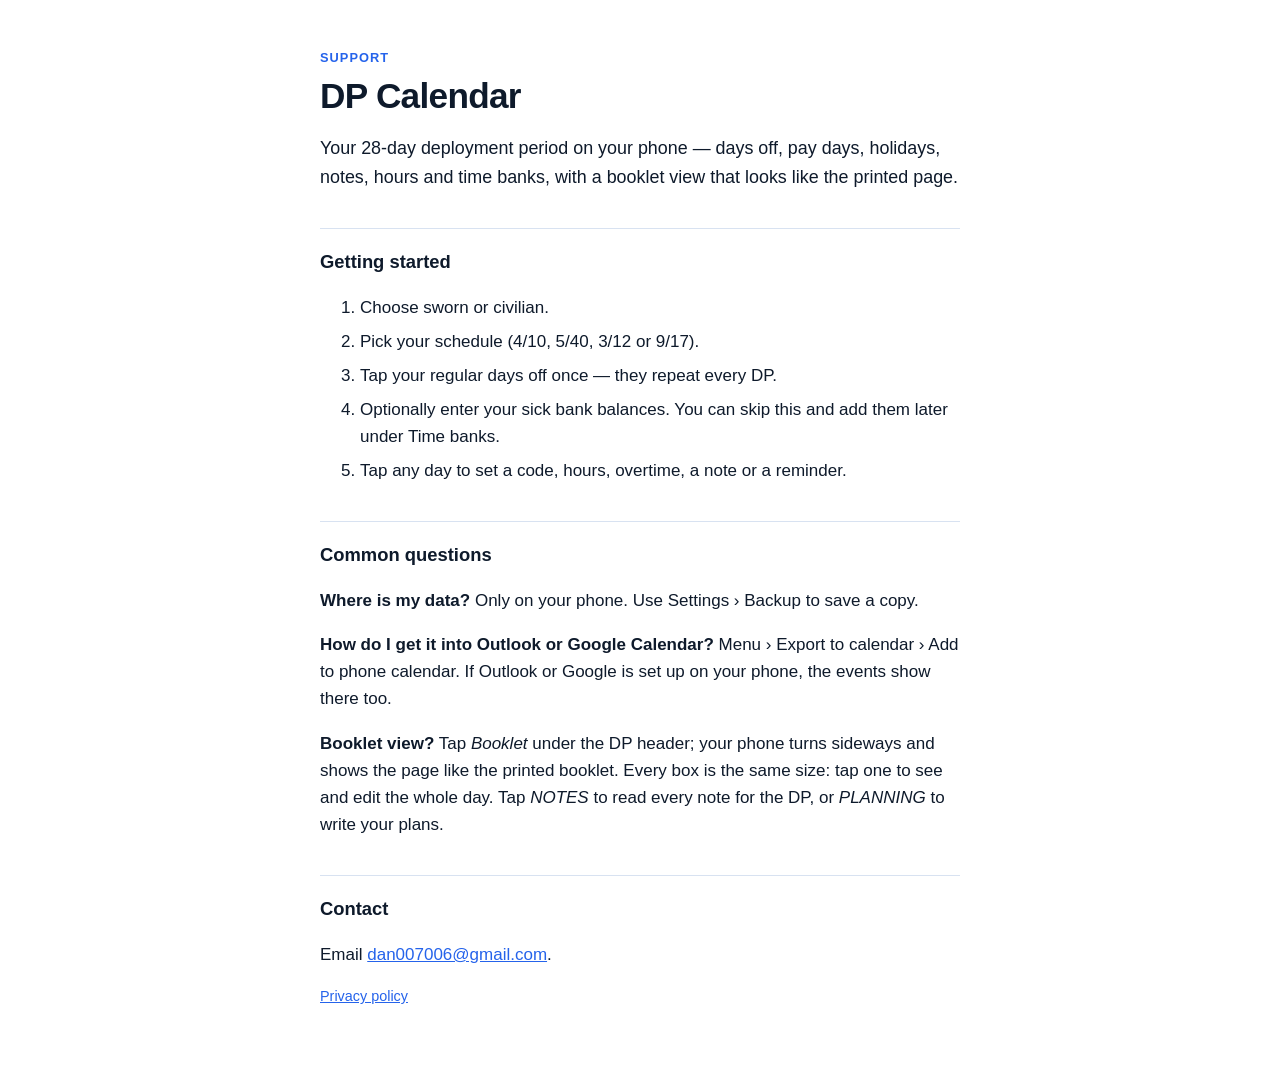
<file: index.html>
<!doctype html>
<html lang="en">
<head>
<meta charset="utf-8">
<meta name="viewport" content="width=device-width, initial-scale=1">
<title>DP Calendar — Support</title>
<meta name="description" content="DP Calendar: your 28-day deployment period, days off, pay days, holidays and notes on your phone.">
<link rel="stylesheet" href="style.css">
</head>
<body>
<main>
  <p class="eyebrow">Support</p>
  <h1>DP Calendar</h1>
  <p class="lead">Your 28-day deployment period on your phone — days off, pay days, holidays, notes, hours and time banks, with a booklet view that looks like the printed page.</p>

  <h2>Getting started</h2>
  <ol>
    <li>Choose sworn or civilian.</li>
    <li>Pick your schedule (4/10, 5/40, 3/12 or 9/17).</li>
    <li>Tap your regular days off once — they repeat every DP.</li>
    <li>Optionally enter your sick bank balances. You can skip this and add them later under Time banks.</li>
    <li>Tap any day to set a code, hours, overtime, a note or a reminder.</li>
  </ol>

  <h2>Common questions</h2>
  <p><strong>Where is my data?</strong> Only on your phone. Use Settings › Backup to save a copy.</p>
  <p><strong>How do I get it into Outlook or Google Calendar?</strong> Menu › Export to calendar › Add to phone calendar. If Outlook or Google is set up on your phone, the events show there too.</p>
  <p><strong>Booklet view?</strong> Tap <em>Booklet</em> under the DP header; your phone turns sideways and shows the page like the printed booklet. Every box is the same size: tap one to see and edit the whole day. Tap <em>NOTES</em> to read every note for the DP, or <em>PLANNING</em> to write your plans.</p>

  <h2>Contact</h2>
  <p>Email <a href="mailto:dan007006@gmail.com">dan007006@gmail.com</a>.</p>
  <p class="meta"><a href="privacy.html">Privacy policy</a></p>
</main>
</body>
</html>
</file>
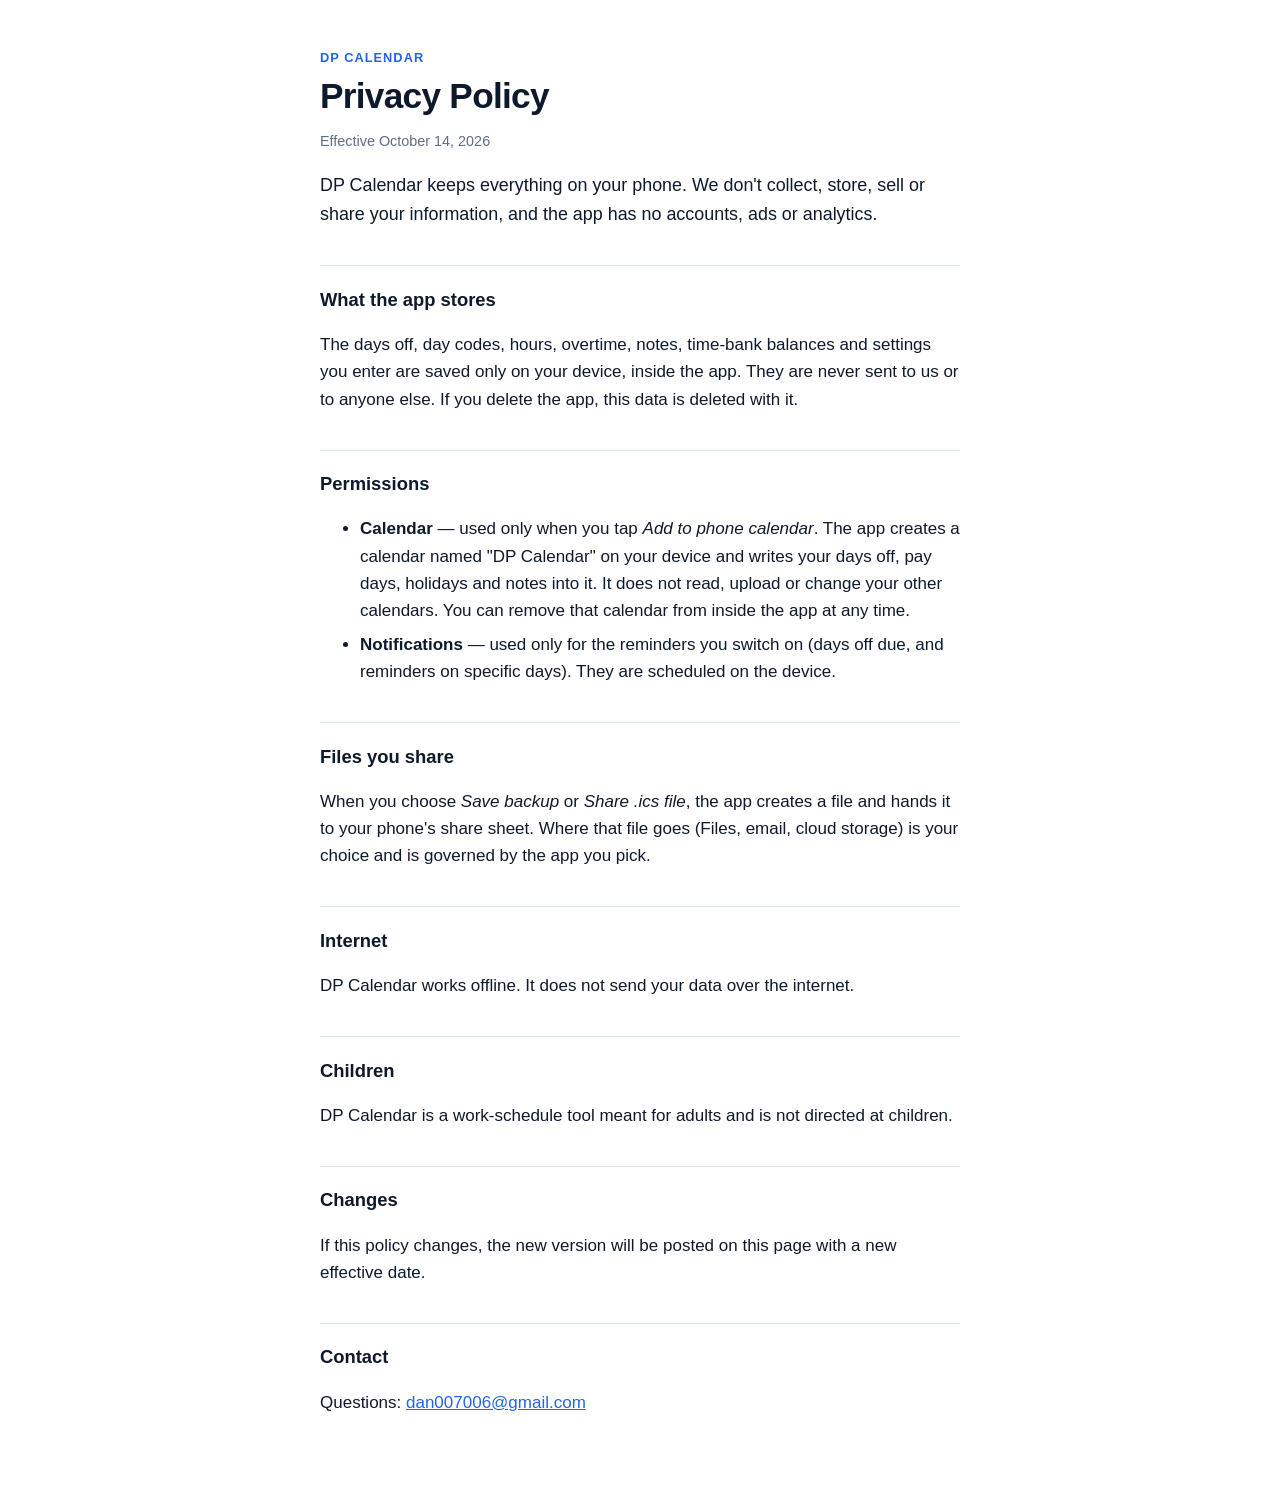
<file: privacy.html>
<!doctype html>
<html lang="en">
<head>
<meta charset="utf-8">
<meta name="viewport" content="width=device-width, initial-scale=1">
<title>DP Calendar — Privacy Policy</title>
<meta name="description" content="Privacy policy for the DP Calendar app. Your data stays on your phone.">
<link rel="stylesheet" href="style.css">
</head>
<body>
<main>
  <p class="eyebrow"><a href="./">DP Calendar</a></p>
  <h1>Privacy Policy</h1>
  <p class="meta">Effective October 14, 2026</p>

  <p class="lead">DP Calendar keeps everything on your phone. We don't collect, store, sell or share your information, and the app has no accounts, ads or analytics.</p>

  <h2>What the app stores</h2>
  <p>The days off, day codes, hours, overtime, notes, time-bank balances and settings you enter are saved only on your device, inside the app. They are never sent to us or to anyone else. If you delete the app, this data is deleted with it.</p>

  <h2>Permissions</h2>
  <ul>
    <li><strong>Calendar</strong> — used only when you tap <em>Add to phone calendar</em>. The app creates a calendar named "DP Calendar" on your device and writes your days off, pay days, holidays and notes into it. It does not read, upload or change your other calendars. You can remove that calendar from inside the app at any time.</li>
    <li><strong>Notifications</strong> — used only for the reminders you switch on (days off due, and reminders on specific days). They are scheduled on the device.</li>
  </ul>

  <h2>Files you share</h2>
  <p>When you choose <em>Save backup</em> or <em>Share .ics file</em>, the app creates a file and hands it to your phone's share sheet. Where that file goes (Files, email, cloud storage) is your choice and is governed by the app you pick.</p>

  <h2>Internet</h2>
  <p>DP Calendar works offline. It does not send your data over the internet.</p>

  <h2>Children</h2>
  <p>DP Calendar is a work-schedule tool meant for adults and is not directed at children.</p>

  <h2>Changes</h2>
  <p>If this policy changes, the new version will be posted on this page with a new effective date.</p>

  <h2>Contact</h2>
  <p>Questions: <a href="mailto:dan007006@gmail.com">dan007006@gmail.com</a></p>
</main>
</body>
</html>
</file>
<file: style.css>
:root {
  --bg: #ffffff;
  --text: #0e1a2b;
  --muted: #5e6d84;
  --accent: #2563eb;
  --line: #d8e2f1;
}
@media (prefers-color-scheme: dark) {
  :root {
    --bg: #000000;
    --text: #e8fbff;
    --muted: #8aa3ad;
    --accent: #00e5ff;
    --line: #17212b;
  }
}
* { box-sizing: border-box; }
body {
  margin: 0;
  background: var(--bg);
  color: var(--text);
  font: 17px/1.6 -apple-system, BlinkMacSystemFont, "Segoe UI", Roboto, sans-serif;
}
main { max-width: 680px; margin: 0 auto; padding: 48px 20px 64px; }
h1 { font-size: 2.2rem; line-height: 1.15; margin: 0.2em 0 0.4em; letter-spacing: -0.02em; }
h2 { font-size: 1.15rem; margin: 2em 0 0.4em; padding-top: 1em; border-top: 1px solid var(--line); }
a { color: var(--accent); }
.eyebrow { text-transform: uppercase; letter-spacing: 0.08em; font-size: 0.8rem; font-weight: 600; color: var(--accent); margin: 0; }
.eyebrow a { text-decoration: none; }
.lead { font-size: 1.12rem; }
.meta { color: var(--muted); font-size: 0.9rem; }
li { margin: 0.4em 0; }
</file>
